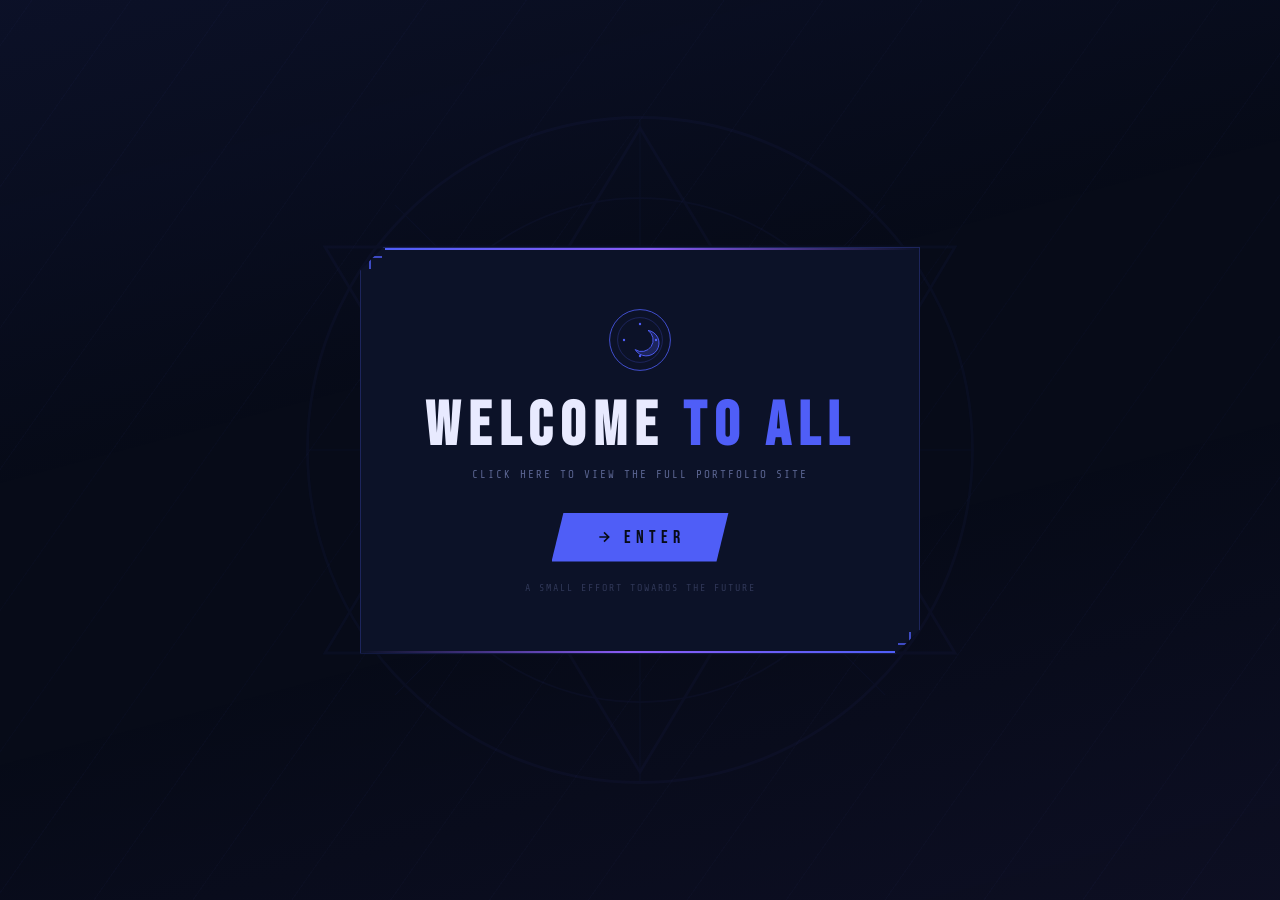
<file: index.html>
<!doctype html>
<html lang="en">
<head>
  <meta charset="utf-8" />
  <meta name="viewport" content="width=device-width,initial-scale=1" />
  <title>Portfolio — Welcome</title>
  <link rel="stylesheet" href="styles.css">
</head>
<body>

<!-- Background sigil watermark -->
<svg style="position:fixed;top:50%;left:50%;transform:translate(-50%,-50%);opacity:0.04;width:700px;height:700px;pointer-events:none;z-index:0" viewBox="0 0 200 200" fill="none">
  <circle cx="100" cy="100" r="95" stroke="#4f5ef7" stroke-width="0.8"/>
  <circle cx="100" cy="100" r="72" stroke="#4f5ef7" stroke-width="0.5"/>
  <circle cx="100" cy="100" r="50" stroke="#8b5cf6" stroke-width="0.5"/>
  <polygon points="100,8 190,158 10,158" stroke="#4f5ef7" stroke-width="0.8" fill="none"/>
  <polygon points="100,192 10,42 190,42" stroke="#4f5ef7" stroke-width="0.8" fill="none"/>
  <circle cx="100" cy="100" r="6" fill="rgba(79,94,247,0.4)" stroke="#4f5ef7" stroke-width="1"/>
  <line x1="100" y1="5" x2="100" y2="195" stroke="#4f5ef7" stroke-width="0.3"/>
  <line x1="5" y1="100" x2="195" y2="100" stroke="#4f5ef7" stroke-width="0.3"/>
  <line x1="30" y1="30" x2="170" y2="170" stroke="#4f5ef7" stroke-width="0.3"/>
  <line x1="170" y1="30" x2="30" y2="170" stroke="#4f5ef7" stroke-width="0.3"/>
</svg>

<div class="welcome-wrap">
  <div class="starter">

    <!-- Moon / Evoker icon -->
    <svg viewBox="0 0 80 80" fill="none" style="width:64px;height:64px;margin:0 auto 24px;display:block">
      <circle cx="40" cy="40" r="38" stroke="#4f5ef7" stroke-width="1"/>
      <circle cx="40" cy="40" r="28" stroke="rgba(79,94,247,0.4)" stroke-width="0.8"/>
      <path d="M50 28a16 16 0 1 1-16 24 12 12 0 1 0 16-24z" fill="rgba(79,94,247,0.25)" stroke="#4f5ef7" stroke-width="1.2"/>
      <!-- small star dots -->
      <circle cx="20" cy="40" r="1.5" fill="#4f5ef7"/>
      <circle cx="60" cy="40" r="1.5" fill="#4f5ef7"/>
      <circle cx="40" cy="20" r="1.5" fill="#4f5ef7"/>
      <circle cx="40" cy="60" r="1.5" fill="#4f5ef7"/>
    </svg>

    <h1>WELCOME <span>TO ALL</span></h1>
    <p>Click here to view the full portfolio site</p>

    <a href="home.html" class="btn-enter">
      <svg viewBox="0 0 24 24" fill="none" style="width:16px;height:16px;stroke:#070b18;stroke-width:2.5"><path d="M5 12h14M12 5l7 7-7 7"/></svg>
      ENTER
    </a>

    <span class="small">A small effort towards the future</span>

    <!-- corner ticks -->
    <svg style="position:absolute;top:8px;left:8px;width:14px;height:14px" viewBox="0 0 14 14" fill="none">
      <path d="M1 13V1h12" stroke="#4f5ef7" stroke-width="1.5"/>
    </svg>
    <svg style="position:absolute;bottom:8px;right:8px;width:14px;height:14px" viewBox="0 0 14 14" fill="none">
      <path d="M13 1v12H1" stroke="#4f5ef7" stroke-width="1.5"/>
    </svg>
  </div>
</div>

</body>
</html>
</file>
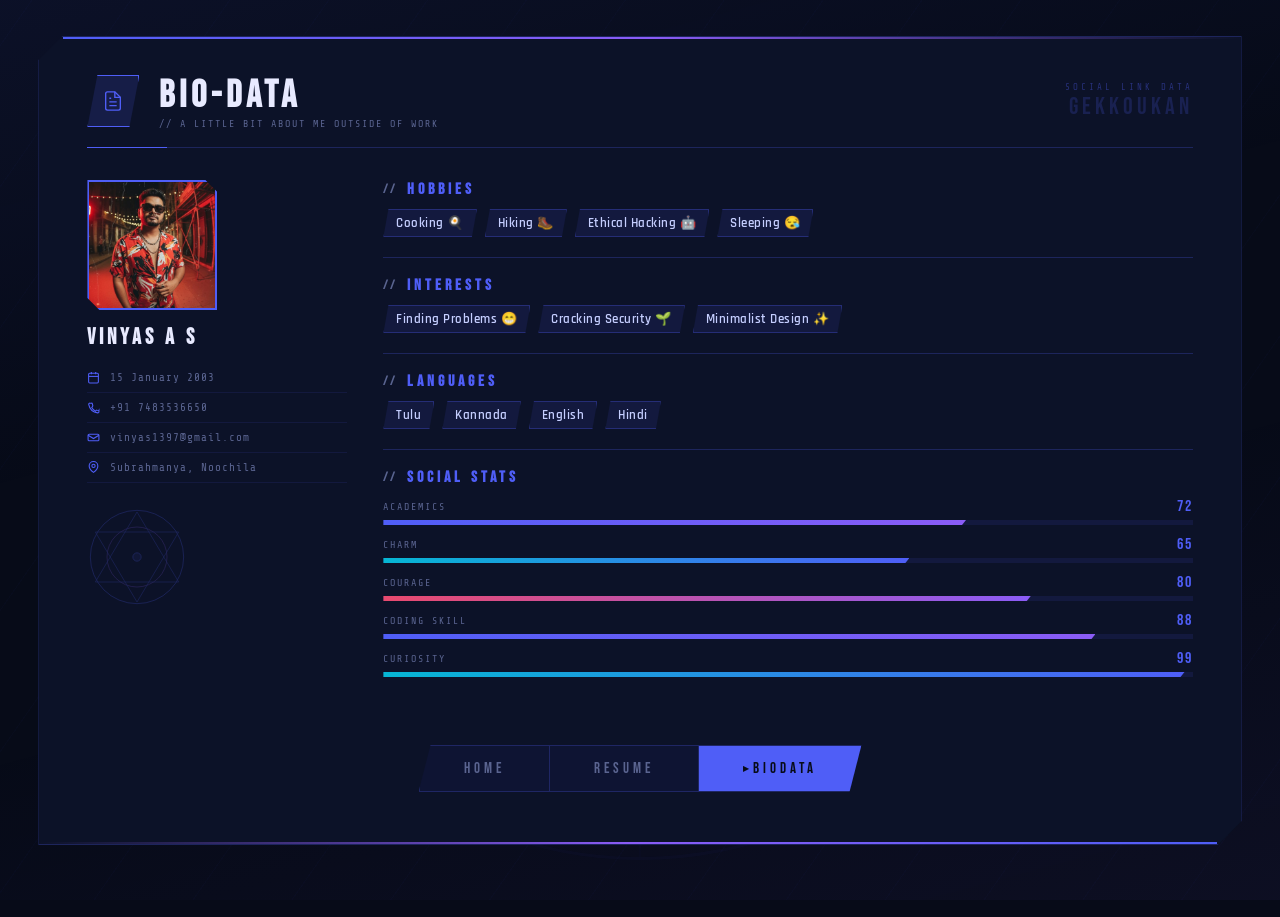
<file: biodata.html>
<!doctype html>
<html lang="en">
<head>
  <meta charset="utf-8" />
  <meta name="viewport" content="width=device-width,initial-scale=1" />
  <title>Portfolio — Bio-Data</title>
  <link rel="stylesheet" href="styles.css">
</head>
<body>

<svg style="position:fixed;top:50%;left:50%;transform:translate(-50%,-50%);opacity:0.028;width:860px;height:860px;pointer-events:none;z-index:0" viewBox="0 0 200 200" fill="none">
  <circle cx="100" cy="100" r="95" stroke="#4f5ef7" stroke-width="0.7"/>
  <polygon points="100,8 190,158 10,158" stroke="#4f5ef7" stroke-width="0.7" fill="none"/>
  <polygon points="100,192 10,42 190,42" stroke="#4f5ef7" stroke-width="0.7" fill="none"/>
  <circle cx="100" cy="100" r="5" fill="rgba(79,94,247,0.3)" stroke="#4f5ef7"/>
  <line x1="100" y1="5" x2="100" y2="195" stroke="#4f5ef7" stroke-width="0.3"/>
  <line x1="5" y1="100" x2="195" y2="100" stroke="#4f5ef7" stroke-width="0.3"/>
</svg>

<div class="page-wrap" style="border-radius:0">
  <div class="page-inner">

    <!-- Bio Header -->
    <header class="bio-header">
      <div class="bio-icon">
        <svg viewBox="0 0 24 24" fill="none" style="width:22px;height:22px;stroke:#4f5ef7;stroke-width:1.5">
          <path d="M14 2H6a2 2 0 0 0-2 2v16a2 2 0 0 0 2 2h12a2 2 0 0 0 2-2V8z"/>
          <polyline points="14 2 14 8 20 8"/>
          <line x1="16" y1="13" x2="8" y2="13"/><line x1="16" y1="17" x2="8" y2="17"/>
          <polyline points="10 9 9 9 8 9"/>
        </svg>
      </div>
      <div class="bio-title">
        <h1>BIO-DATA</h1>
        <p class="sub">// A little bit about me outside of work</p>
      </div>
      <!-- decorative right label -->
      <div style="margin-left:auto;text-align:right">
        <div style="font-family:'Share Tech Mono',monospace;font-size:9px;letter-spacing:3px;color:rgba(79,94,247,0.4)">SOCIAL LINK DATA</div>
        <div style="font-family:'Bebas Neue',sans-serif;font-size:24px;letter-spacing:4px;color:rgba(79,94,247,0.2)">GEKKOUKAN</div>
      </div>
    </header>

    <main class="bio-grid">
      <!-- Left -->
      <div class="bio-left">
        <img src="images/profile.jpg" class="bio-avatar" alt="Vinyas A S"
          onerror="this.style.display='none';document.getElementById('bio-ph').style.display='flex'">
        <div id="bio-ph" class="bio-avatar-placeholder" style="display:none">
          <svg viewBox="0 0 24 24" fill="none" style="width:44px;height:44px;stroke:#4f5ef7;stroke-width:0.8">
            <circle cx="12" cy="8" r="4"/><path d="M20 21a8 8 0 1 0-16 0"/>
          </svg>
        </div>

        <h2 class="bio-name">VINYAS A S</h2>

        <ul class="bio-contact">
          <li>
            <svg viewBox="0 0 24 24" fill="none" style="width:13px;height:13px;stroke:#4f5ef7;stroke-width:2;flex-shrink:0">
              <rect x="3" y="4" width="18" height="18" rx="2"/><line x1="16" y1="2" x2="16" y2="6"/><line x1="8" y1="2" x2="8" y2="6"/><line x1="3" y1="10" x2="21" y2="10"/>
            </svg>
            15 January 2003
          </li>
          <li>
            <svg viewBox="0 0 24 24" fill="none" style="width:13px;height:13px;stroke:#4f5ef7;stroke-width:2;flex-shrink:0">
              <path d="M22 16.92v3a2 2 0 0 1-2.18 2A19.8 19.8 0 0 1 3.1 6.18 2 2 0 0 1 5.1 4h3a2 2 0 0 1 2 1.72l.5 3a2 2 0 0 1-.55 1.86l-1.2 1.2a16 16 0 0 0 6.88 6.88l1.2-1.2a2 2 0 0 1 1.86-.55l3 .5A2 2 0 0 1 22 16.92z"/>
            </svg>
            +91 7483536650
          </li>
          <li>
            <svg viewBox="0 0 24 24" fill="none" style="width:13px;height:13px;stroke:#4f5ef7;stroke-width:2;flex-shrink:0">
              <path d="M4 6h16a2 2 0 0 1 2 2v8a2 2 0 0 1-2 2H4a2 2 0 0 1-2-2V8a2 2 0 0 1 2-2z"/><path d="M22 8l-10 6L2 8"/>
            </svg>
            vinyas1397@gmail.com
          </li>
          <li>
            <svg viewBox="0 0 24 24" fill="none" style="width:13px;height:13px;stroke:#4f5ef7;stroke-width:2;flex-shrink:0">
              <path d="M12 21s8-6.3 8-12a8 8 0 1 0-16 0c0 5.7 8 12 8 12z"/><circle cx="12" cy="9" r="3"/>
            </svg>
            Subrahmanya, Noochila
          </li>
        </ul>

        <!-- mini sigil -->
        <svg viewBox="0 0 120 120" fill="none" style="width:100px;height:100px;margin-top:24px;opacity:0.25">
          <circle cx="60" cy="60" r="56" stroke="#4f5ef7" stroke-width="1"/>
          <circle cx="60" cy="60" r="36" stroke="#8b5cf6" stroke-width="0.8"/>
          <polygon points="60,6 110,90 10,90" stroke="#4f5ef7" stroke-width="0.8" fill="none"/>
          <polygon points="60,114 10,30 110,30" stroke="#4f5ef7" stroke-width="0.8" fill="none"/>
          <circle cx="60" cy="60" r="5" fill="rgba(79,94,247,0.3)" stroke="#4f5ef7" stroke-width="1"/>
        </svg>
      </div>

      <!-- Right -->
      <div class="bio-right">
        <section class="bio-card">
          <h3>HOBBIES</h3>
          <div class="chip-row">
            <span class="chip">Cooking 🍳</span>
            <span class="chip">Hiking 🥾</span>
            <span class="chip">Ethical Hacking 🤖</span>
            <span class="chip">Sleeping 😪</span>
          </div>
        </section>

        <hr class="divider">

        <section class="bio-card">
          <h3>INTERESTS</h3>
          <div class="chip-row">
            <span class="chip">Finding Problems 😁</span>
            <span class="chip">Cracking Security 🌱</span>
            <span class="chip">Minimalist Design ✨</span>
          </div>
        </section>

        <hr class="divider">

        <section class="bio-card">
          <h3>LANGUAGES</h3>
          <div class="chip-row">
            <span class="chip">Tulu</span>
            <span class="chip">Kannada</span>
            <span class="chip">English</span>
            <span class="chip">Hindi</span>
          </div>
        </section>

        <hr class="divider">
        <section class="bio-card">
          <h3>SOCIAL STATS</h3>
          <div class="stat-bars">
            <div class="stat-bar-row">
              <div class="stat-bar-meta">
                <span class="stat-bar-name">ACADEMICS</span>
                <span class="stat-bar-val">72</span>
              </div>
              <div class="stat-track"><div class="stat-fill" style="width:72%"></div></div>
            </div>
            <div class="stat-bar-row">
              <div class="stat-bar-meta">
                <span class="stat-bar-name">CHARM</span>
                <span class="stat-bar-val">65</span>
              </div>
              <div class="stat-track"><div class="stat-fill teal" style="width:65%"></div></div>
            </div>
            <div class="stat-bar-row">
              <div class="stat-bar-meta">
                <span class="stat-bar-name">COURAGE</span>
                <span class="stat-bar-val">80</span>
              </div>
              <div class="stat-track"><div class="stat-fill red" style="width:80%"></div></div>
            </div>
            <div class="stat-bar-row">
              <div class="stat-bar-meta">
                <span class="stat-bar-name">CODING SKILL</span>
                <span class="stat-bar-val">88</span>
              </div>
              <div class="stat-track"><div class="stat-fill" style="width:88%"></div></div>
            </div>
            <div class="stat-bar-row">
              <div class="stat-bar-meta">
                <span class="stat-bar-name">CURIOSITY</span>
                <span class="stat-bar-val">99</span>
              </div>
              <div class="stat-track"><div class="stat-fill teal" style="width:99%"></div></div>
            </div>
          </div>
        </section>

      </div>
    </main>

    <!-- Bottom nav -->
    <nav class="bottom-nav">
      <div class="bottom-pill">
        <a href="home.html" class="nav-btn">HOME</a>
        <a href="resume.html" class="nav-btn">RESUME</a>
        <a href="biodata.html" class="nav-btn active">BIODATA</a>
      </div>
    </nav>

  </div>
</div>

<script src="app.js"></script>
</body>
</html>
</file>
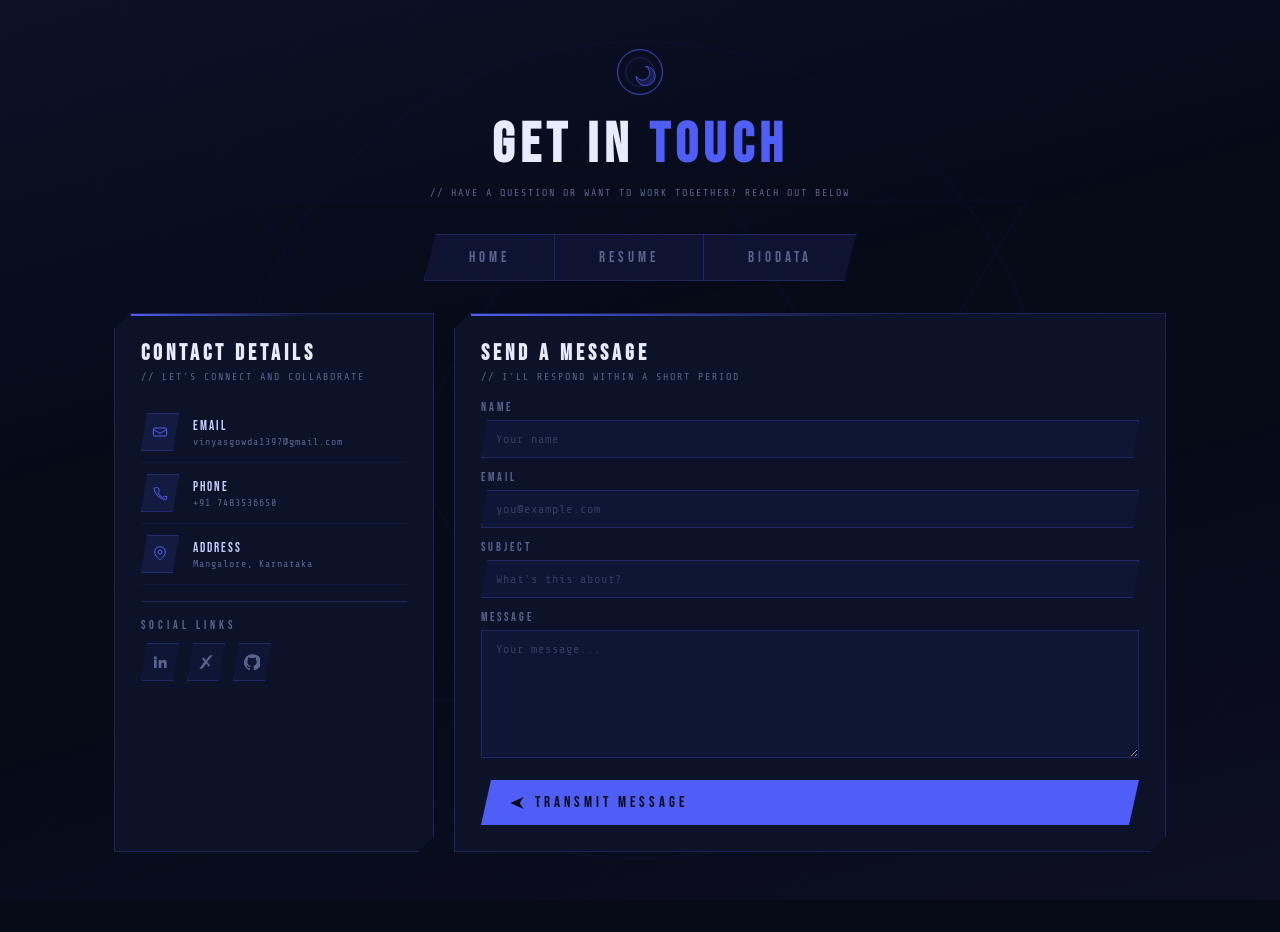
<file: contact.html>
<!doctype html>
<html lang="en">
<head>
  <meta charset="utf-8" />
  <meta name="viewport" content="width=device-width,initial-scale=1" />
  <title>Portfolio — Get In Touch</title>
  <link rel="stylesheet" href="styles.css">
</head>
<body>

<svg style="position:fixed;top:50%;left:50%;transform:translate(-50%,-50%);opacity:0.028;width:860px;height:860px;pointer-events:none;z-index:0" viewBox="0 0 200 200" fill="none">
  <circle cx="100" cy="100" r="95" stroke="#4f5ef7" stroke-width="0.7"/>
  <polygon points="100,8 190,158 10,158" stroke="#4f5ef7" stroke-width="0.7" fill="none"/>
  <polygon points="100,192 10,42 190,42" stroke="#4f5ef7" stroke-width="0.7" fill="none"/>
  <circle cx="100" cy="100" r="5" fill="rgba(79,94,247,0.3)" stroke="#4f5ef7"/>
  <line x1="100" y1="5" x2="100" y2="195" stroke="#4f5ef7" stroke-width="0.3"/>
  <line x1="5" y1="100" x2="195" y2="100" stroke="#4f5ef7" stroke-width="0.3"/>
  <line x1="30" y1="30" x2="170" y2="170" stroke="#4f5ef7" stroke-width="0.3"/>
  <line x1="170" y1="30" x2="30" y2="170" stroke="#4f5ef7" stroke-width="0.3"/>
</svg>

<div class="contact-page-wrap">

  <header class="contact-page-head">
    <!-- evoker icon -->
    <svg viewBox="0 0 60 60" fill="none" style="width:48px;height:48px;margin:0 auto 16px;display:block">
      <circle cx="30" cy="30" r="28" stroke="#4f5ef7" stroke-width="1"/>
      <circle cx="30" cy="30" r="18" stroke="rgba(79,94,247,0.4)" stroke-width="0.8"/>
      <path d="M37 23a12 12 0 1 1-12 12 9 9 0 1 0 12-12z" fill="rgba(79,94,247,0.2)" stroke="#4f5ef7" stroke-width="1"/>
    </svg>
    <h1>GET IN <span>TOUCH</span></h1>
    <p>// Have a question or want to work together? Reach out below</p>
  </header>

  <!-- nav -->
  <nav style="display:flex;justify-content:center;margin-bottom:32px">
    <div class="bottom-pill">
      <a href="home.html" class="nav-btn">HOME</a>
      <a href="resume.html" class="nav-btn">RESUME</a>
      <a href="biodata.html" class="nav-btn">BIODATA</a>
    </div>
  </nav>

  <section class="contact-panel">

    <!-- Left: Details -->
    <aside class="c-card">
      <h3>CONTACT DETAILS</h3>
      <p class="lead">// Let's connect and collaborate</p>

      <div class="c-row">
        <div class="c-ico">
          <svg viewBox="0 0 24 24" fill="none" stroke-width="1.5">
            <path d="M4 6h16a2 2 0 0 1 2 2v8a2 2 0 0 1-2 2H4a2 2 0 0 1-2-2V8a2 2 0 0 1 2-2z" stroke="#4f5ef7"/>
            <path d="M22 8l-10 6L2 8" stroke="#4f5ef7"/>
          </svg>
        </div>
        <div class="c-meta">
          <span class="label">EMAIL</span>
          <span class="value">vinyasgowda1397@gmail.com</span>
        </div>
      </div>

      <div class="c-row">
        <div class="c-ico">
          <svg viewBox="0 0 24 24" fill="none" stroke-width="1.5">
            <path d="M22 16.92v3a2 2 0 0 1-2.18 2A19.8 19.8 0 0 1 3.1 6.18 2 2 0 0 1 5.1 4h3a2 2 0 0 1 2 1.72l.5 3a2 2 0 0 1-.55 1.86l-1.2 1.2a16 16 0 0 0 6.88 6.88l1.2-1.2a2 2 0 0 1 1.86-.55l3 .5A2 2 0 0 1 22 16.92z" stroke="#4f5ef7"/>
          </svg>
        </div>
        <div class="c-meta">
          <span class="label">PHONE</span>
          <span class="value">+91 7483536650</span>
        </div>
      </div>

      <div class="c-row">
        <div class="c-ico">
          <svg viewBox="0 0 24 24" fill="none" stroke-width="1.5">
            <path d="M12 21s8-6.3 8-12a8 8 0 1 0-16 0c0 5.7 8 12 8 12z" stroke="#4f5ef7"/>
            <circle cx="12" cy="9" r="3" stroke="#4f5ef7"/>
          </svg>
        </div>
        <div class="c-meta">
          <span class="label">ADDRESS</span>
          <span class="value">Mangalore, Karnataka</span>
        </div>
      </div>

      <div class="c-hr"></div>

      <div style="font-family:'Bebas Neue',sans-serif;font-size:12px;letter-spacing:4px;color:var(--muted);margin-bottom:10px">SOCIAL LINKS</div>
      <div class="s-list">
        <a class="s-btn" href="https://www.linkedin.com/in/vini1397" target="_blank" aria-label="LinkedIn">
          <svg viewBox="0 0 24 24"><path d="M4.98 3.5A2.5 2.5 0 1 0 5 8.5 2.5 2.5 0 0 0 4.98 3.5zM3 9h4v12H3zM10 9h4v2h.06A4.39 4.39 0 0 1 18.5 9c3.2 0 3.5 2.1 3.5 4.8V21h-4v-5.4c0-1.3 0-3-1.8-3s-2.1 1.4-2.1 2.9V21H10z"/></svg>
        </a>
        <a class="s-btn" href="https://twitter.com" target="_blank" aria-label="Twitter/X">
          <svg viewBox="0 0 24 24"><path d="M18 2l-6.2 7.4L8 5l-2 2 3.8 4.4L2 22h4.2l6.4-7.8L16 19l2-2-4.4-5L22 2h-4z"/></svg>
        </a>
        <a class="s-btn" href="https://github.com/vin1397" target="_blank" aria-label="GitHub">
          <svg viewBox="0 0 24 24"><path d="M12 .5a12 12 0 0 0-3.8 23.4c.6.1.8-.3.8-.6v-2.2c-3.3.7-4-1.6-4-1.6-.6-1.6-1.4-2-1.4-2-1.2-.8.1-.8.1-.8 1.3.1 1.9 1.3 1.9 1.3 1.2 1.9 3.1 1.4 3.9 1.1.1-.9.5-1.4.8-1.7-2.6-.3-5.3-1.3-5.3-5.9 0-1.3.5-2.3 1.2-3.2-.1-.3-.5-1.6.1-3.3 0 0 1-.3 3.3 1.2a11.4 11.4 0 0 1 6 0C16.8 5 17.8 5.3 17.8 5.3c.6 1.7.1 3 .1 3.3.8.9 1.2 2 1.2 3.2 0 4.6-2.7 5.6-5.3 5.9.5.4.9 1.2.9 2.4v3.6c0 .3.2.7.8.6A12 12 0 0 0 12 .5z"/></svg>
        </a>
      </div>
    </aside>

    <!-- Right: Form -->
    <div class="c-card c-form">
      <h3>SEND A MESSAGE</h3>
      <p class="lead">// I'll respond within a short period</p>

      <form class="c-grid" id="contact-form" novalidate>
        <label>
          <span class="field-label">NAME</span>
          <input class="c-input" id="name" name="name" type="text" placeholder="Your name" required>
        </label>
        <label>
          <span class="field-label">EMAIL</span>
          <input class="c-input" id="email" name="email" type="email" placeholder="you@example.com" required>
        </label>
        <label>
          <span class="field-label">SUBJECT</span>
          <input class="c-input" id="subject" name="subject" type="text" placeholder="What's this about?" required>
        </label>
        <label>
          <span class="field-label">MESSAGE</span>
          <textarea class="c-textarea" id="message" name="message" placeholder="Your message..." required></textarea>
        </label>
        <button class="c-btn" id="send-btn" type="submit">
          <svg viewBox="0 0 24 24"><path d="M2 12l20-9-6 9 6 9-20-9z"/></svg>
          <span id="btn-text">TRANSMIT MESSAGE</span>
        </button>
      </form>
    </div>

  </section>
</div>

<!-- Toast container -->
<div class="toast-wrap" id="toast-wrap" aria-live="polite"></div>

<script>
(function(){
  const form = document.getElementById('contact-form');
  const toastWrap = document.getElementById('toast-wrap');
  const sendBtn = document.getElementById('send-btn');
  const btnText = document.getElementById('btn-text');
  function createToast(text){
    const t = document.createElement('div');
    t.className = 'toast';
    t.innerHTML = '<svg viewBox="0 0 24 24" style="width:14px;height:14px;stroke:#070b18;stroke-width:2.5;fill:none;flex-shrink:0"><polyline points="20 6 9 17 4 12"/></svg>' + text;
    toastWrap.appendChild(t);
    setTimeout(()=>{ t.style.transition='opacity .25s,transform .25s'; t.style.opacity='0'; t.style.transform='translateY(12px)'; setTimeout(()=>t.remove(),280); },3200);
  }
  form.addEventListener('submit', function(e){
    e.preventDefault();
    btnText.textContent = 'TRANSMITTING...';
    sendBtn.disabled = true;
    setTimeout(()=>{ form.reset(); createToast('MESSAGE TRANSMITTED'); btnText.textContent='TRANSMIT MESSAGE'; sendBtn.disabled=false; }, 600);
  });
})();
</script>
</body>
</html>
</file>
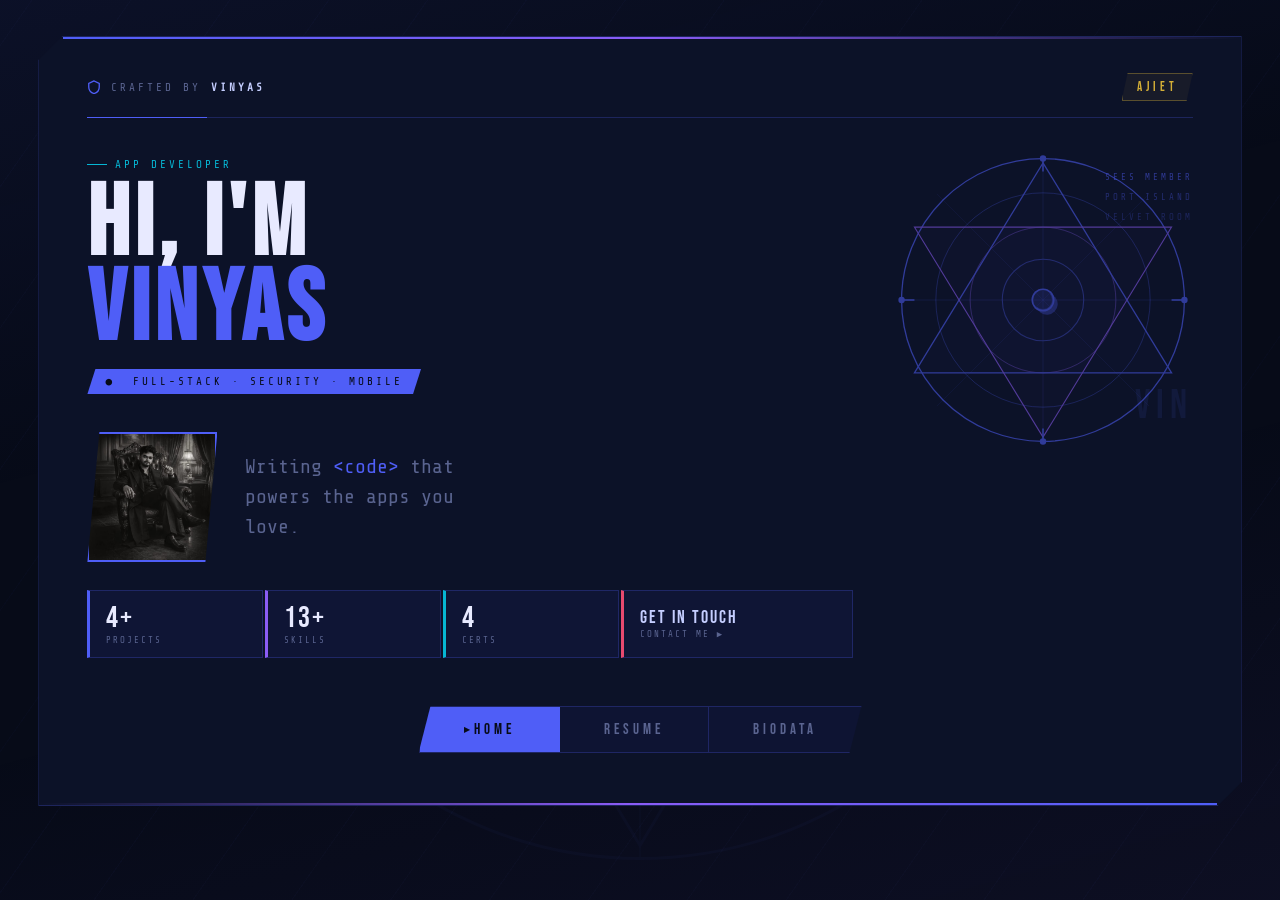
<file: home.html>
<!doctype html>
<html lang="en">
<head>
  <meta charset="utf-8" />
  <meta name="viewport" content="width=device-width,initial-scale=1" />
  <title>Portfolio — Home</title>
  <link rel="stylesheet" href="styles.css">
</head>
<body>

<!-- Diagonal slash bg sigil -->
<svg style="position:fixed;top:50%;left:50%;transform:translate(-50%,-50%);opacity:0.032;width:860px;height:860px;pointer-events:none;z-index:0" viewBox="0 0 200 200" fill="none">
  <circle cx="100" cy="100" r="95" stroke="#4f5ef7" stroke-width="0.7"/>
  <circle cx="100" cy="100" r="70" stroke="#4f5ef7" stroke-width="0.5"/>
  <polygon points="100,8 190,158 10,158" stroke="#4f5ef7" stroke-width="0.7" fill="none"/>
  <polygon points="100,192 10,42 190,42" stroke="#4f5ef7" stroke-width="0.7" fill="none"/>
  <circle cx="100" cy="100" r="5" fill="rgba(79,94,247,0.35)" stroke="#4f5ef7" stroke-width="1"/>
  <line x1="100" y1="5" x2="100" y2="195" stroke="#4f5ef7" stroke-width="0.3"/>
  <line x1="5" y1="100" x2="195" y2="100" stroke="#4f5ef7" stroke-width="0.3"/>
  <line x1="30" y1="30" x2="170" y2="170" stroke="#4f5ef7" stroke-width="0.3"/>
  <line x1="170" y1="30" x2="30" y2="170" stroke="#4f5ef7" stroke-width="0.3"/>
</svg>

<div class="page-wrap">
  <div class="page-inner">

    <!-- Header -->
    <header class="top-row">
      <div class="crafted">
        <svg viewBox="0 0 16 16" fill="none" style="width:14px;height:14px;stroke:#4f5ef7;stroke-width:1.5">
          <path d="M8 1L2 4v4c0 3.5 2.5 6.5 6 7.5C12 14.5 14 11.5 14 8V4L8 1z"/>
        </svg>
        CRAFTED BY <strong>VINYAS</strong>
      </div>
      <div class="ajiet-btn">AJIET</div>
    </header>

    <!-- Hero -->
    <main class="hero-grid">
      <div class="hero-left">
        <div class="role-tag">APP DEVELOPER</div>
        <h2 class="greeting">HI, I'M<br><span class="name">VINYAS</span></h2>

        <div class="role-pill">&#9679;&nbsp; FULL-STACK · SECURITY · MOBILE</div>

        <div class="hero-row">
          <!-- Avatar -->
          <img src="images/HProfile.jpeg" alt="Vinyas" class="hero-avatar"
            onerror="this.style.display='none';document.getElementById('avatar-ph').style.display='flex'">
          <div id="avatar-ph" class="avatar-placeholder" style="display:none">
            <svg viewBox="0 0 24 24" fill="none" style="width:52px;height:52px;stroke:#4f5ef7;stroke-width:0.8">
              <circle cx="12" cy="8" r="4"/><path d="M20 21a8 8 0 1 0-16 0"/>
            </svg>
          </div>

          <div class="mono-wrap">
            <p class="monotext">
              Writing <span class="code">&lt;code&gt;</span> that<br>
              powers the apps you<br>
              love.
            </p>
          </div>
        </div>

        <!-- Stat counters -->
        <div class="stat-row">
          <div class="stat-box">
            <div class="stat-num">4+</div>
            <div class="stat-label">PROJECTS</div>
          </div>
          <div class="stat-box">
            <div class="stat-num">13+</div>
            <div class="stat-label">SKILLS</div>
          </div>
          <div class="stat-box">
            <div class="stat-num">4</div>
            <div class="stat-label">CERTS</div>
          </div>
          <div class="stat-box" style="border-left-color:var(--red);flex:1.4">
            <a href="contact.html" style="text-decoration:none;display:flex;align-items:center;gap:8px;height:100%">
              <div>
                <div class="stat-num" style="font-size:18px;color:var(--moon)">GET IN TOUCH</div>
                <div class="stat-label">CONTACT ME ▶</div>
              </div>
            </a>
          </div>
        </div>
      </div>

      <!-- Right decorative panel — P3R SEES evoker sigil -->
      <aside class="hero-right" aria-hidden="true">
        <svg viewBox="0 0 280 280" fill="none" style="width:100%;height:100%;opacity:0.55">
          <!-- outer ring -->
          <circle cx="140" cy="140" r="132" stroke="#4f5ef7" stroke-width="1.2"/>
          <!-- inner rings -->
          <circle cx="140" cy="140" r="100" stroke="rgba(79,94,247,0.5)" stroke-width="0.8"/>
          <circle cx="140" cy="140" r="68" stroke="rgba(139,92,246,0.6)" stroke-width="0.8"/>
          <circle cx="140" cy="140" r="38" stroke="rgba(79,94,247,0.6)" stroke-width="1"/>
          <!-- Star of David / P3 triangles -->
          <polygon points="140,12 260,208 20,208" stroke="#4f5ef7" stroke-width="1.2" fill="rgba(79,94,247,0.04)"/>
          <polygon points="140,268 20,72 260,72" stroke="#8b5cf6" stroke-width="1" fill="rgba(139,92,246,0.04)"/>
          <!-- Axis lines -->
          <line x1="140" y1="8" x2="140" y2="272" stroke="rgba(79,94,247,0.35)" stroke-width="0.6"/>
          <line x1="8" y1="140" x2="272" y2="140" stroke="rgba(79,94,247,0.35)" stroke-width="0.6"/>
          <line x1="41" y1="41" x2="239" y2="239" stroke="rgba(79,94,247,0.25)" stroke-width="0.5"/>
          <line x1="239" y1="41" x2="41" y2="239" stroke="rgba(79,94,247,0.25)" stroke-width="0.5"/>
          <!-- Center moon -->
          <circle cx="140" cy="140" r="10" fill="rgba(79,94,247,0.2)" stroke="#4f5ef7" stroke-width="1.5"/>
          <path d="M146 134a10 10 0 1 1-12 12 7 7 0 1 0 12-12z" fill="rgba(79,94,247,0.5)"/>
          <!-- corner dots -->
          <circle cx="140" cy="8"   r="3" fill="#4f5ef7"/>
          <circle cx="140" cy="272" r="3" fill="#4f5ef7"/>
          <circle cx="8"   cy="140" r="3" fill="#4f5ef7"/>
          <circle cx="272" cy="140" r="3" fill="#4f5ef7"/>
          <!-- tick marks on outer ring every 30deg -->
          <line x1="140" y1="10" x2="140" y2="20" stroke="#4f5ef7" stroke-width="1.5"/>
          <line x1="140" y1="260" x2="140" y2="270" stroke="#4f5ef7" stroke-width="1.5"/>
          <line x1="10" y1="140" x2="20" y2="140" stroke="#4f5ef7" stroke-width="1.5"/>
          <line x1="260" y1="140" x2="270" y2="140" stroke="#4f5ef7" stroke-width="1.5"/>
        </svg>

        <!-- Floating P3 text labels -->
        <div style="position:absolute;top:18px;right:0;text-align:right;line-height:2.2">
          <div style="font-family:'Share Tech Mono',monospace;font-size:9px;letter-spacing:3px;color:rgba(79,94,247,0.5)">SEES MEMBER</div>
          <div style="font-family:'Share Tech Mono',monospace;font-size:9px;letter-spacing:3px;color:rgba(79,94,247,0.35)">PORT ISLAND</div>
          <div style="font-family:'Share Tech Mono',monospace;font-size:9px;letter-spacing:3px;color:rgba(79,94,247,0.25)">VELVET ROOM</div>
        </div>
        <div style="position:absolute;bottom:24px;right:0;font-family:'Bebas Neue',sans-serif;font-size:40px;letter-spacing:6px;color:rgba(79,94,247,0.1);line-height:1">VIN</div>
      </aside>
    </main>

    <!-- Bottom nav -->
    <nav class="bottom-nav">
      <div class="bottom-pill">
        <a href="home.html" class="nav-btn active">HOME</a>
        <a href="resume.html" class="nav-btn">RESUME</a>
        <a href="biodata.html" class="nav-btn">BIODATA</a>
      </div>
    </nav>

  </div>
</div>

<script src="app.js"></script>
</body>
</html>
</file>
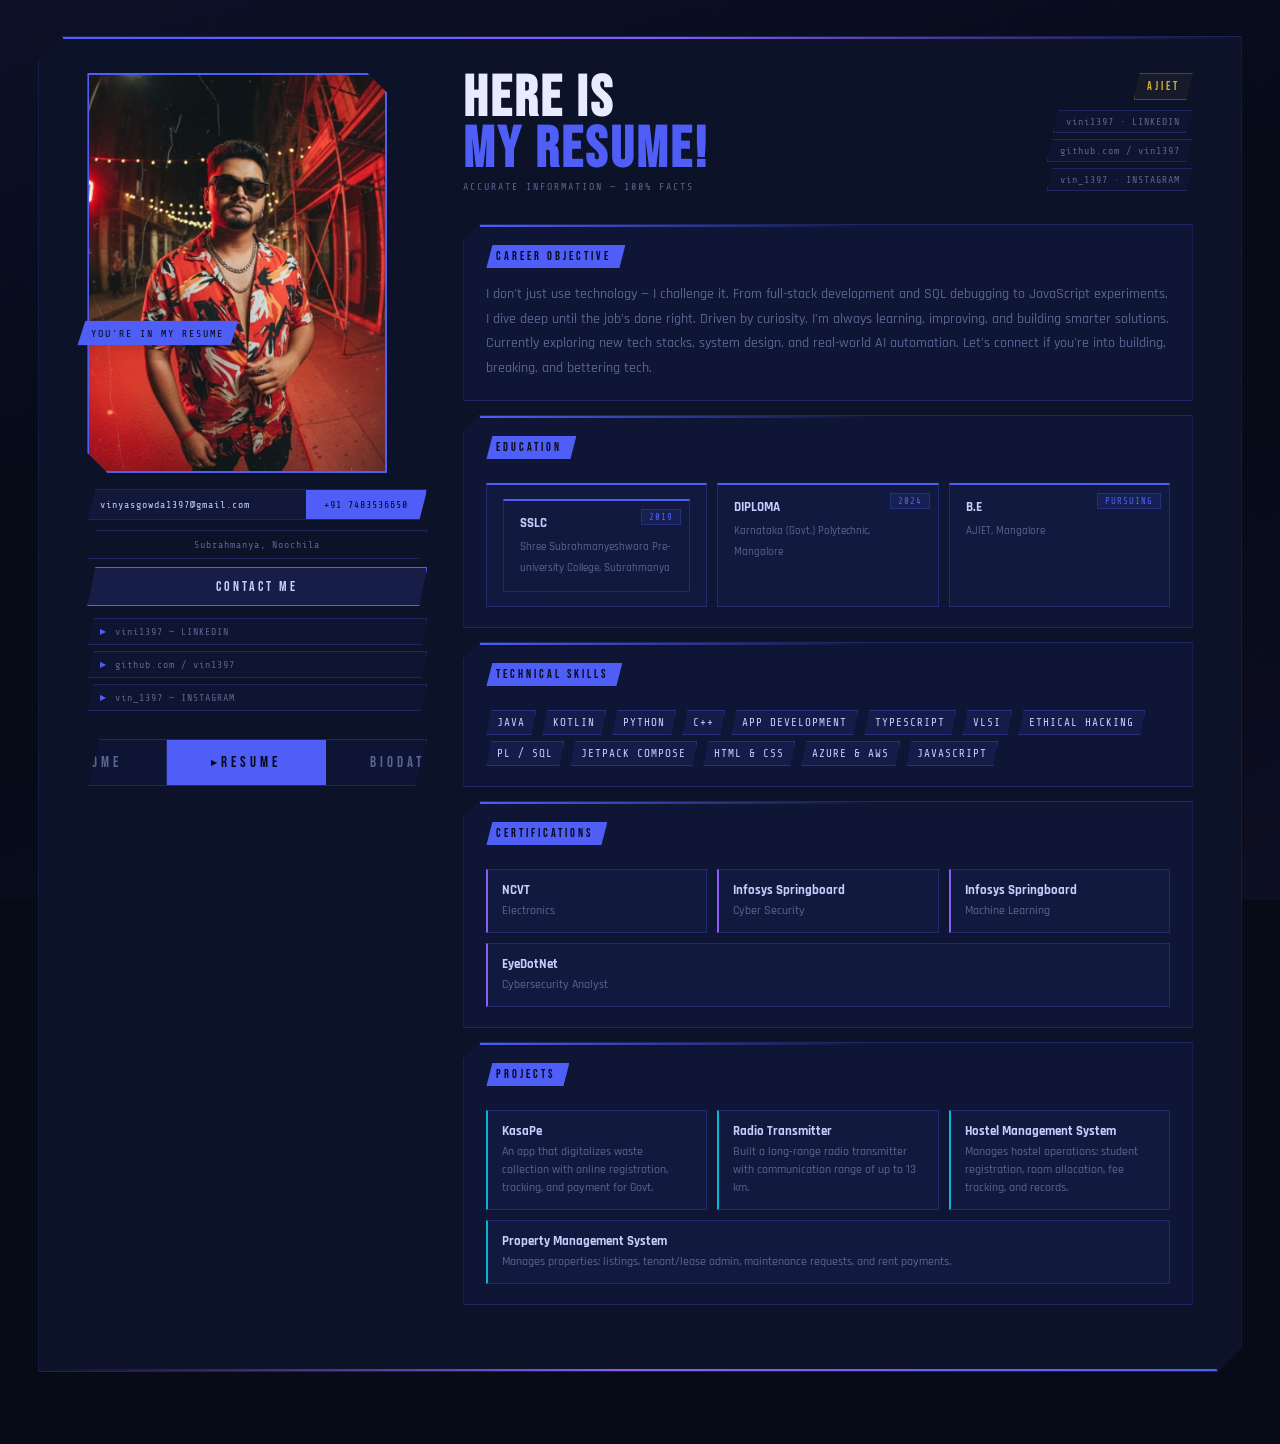
<file: resume.html>
<!doctype html>
<html lang="en">
<head>
  <meta charset="utf-8" />
  <meta name="viewport" content="width=device-width,initial-scale=1" />
  <title>Portfolio — Resume</title>
  <link rel="stylesheet" href="styles.css">
</head>
<body>

<svg style="position:fixed;top:50%;left:50%;transform:translate(-50%,-50%);opacity:0.028;width:860px;height:860px;pointer-events:none;z-index:0" viewBox="0 0 200 200" fill="none">
  <circle cx="100" cy="100" r="95" stroke="#4f5ef7" stroke-width="0.7"/>
  <polygon points="100,8 190,158 10,158" stroke="#4f5ef7" stroke-width="0.7" fill="none"/>
  <polygon points="100,192 10,42 190,42" stroke="#4f5ef7" stroke-width="0.7" fill="none"/>
  <line x1="100" y1="5" x2="100" y2="195" stroke="#4f5ef7" stroke-width="0.3"/>
  <line x1="5" y1="100" x2="195" y2="100" stroke="#4f5ef7" stroke-width="0.3"/>
</svg>

<div class="page-wrap">
  <div class="page-inner">
    <div class="resume-grid">

      <!-- ══════════ LEFT COLUMN ══════════ -->
      <div>
        <div class="portrait-wrap">
          <img src="images/profile.jpg" alt="Vinyas A S" class="portrait"
            onerror="this.style.display='none';document.getElementById('port-ph').style.display='flex'">
          <div id="port-ph" class="portrait-placeholder" style="display:none">
            <svg viewBox="0 0 24 24" fill="none" style="width:64px;height:64px;stroke:#4f5ef7;stroke-width:0.7">
              <circle cx="12" cy="8" r="4"/><path d="M20 21a8 8 0 1 0-16 0"/>
            </svg>
          </div>
          <div class="speech-bubble">YOU'RE IN MY RESUME</div>
        </div>

        <div class="contact-bar">
          <a href="mailto:vinyasgowda1397@gmail.com" class="email">vinyasgowda1397@gmail.com</a>
          <a href="tel:+917483536650" class="phone">+91 7483536650</a>
        </div>

        <div class="address-contact">
          <div class="address">Subrahmanya, Noochila</div>
          <a href="contact.html" class="contact-btn">CONTACT ME</a>
        </div>

        <div class="social-link-row">
          <a href="https://www.linkedin.com/in/vini1397" target="_blank" class="social-link">vini1397 — LINKEDIN</a>
          <a href="https://github.com/vin1397" target="_blank" class="social-link">github.com / vin1397</a>
          <a href="https://instagram.com" target="_blank" class="social-link">vin_1397 — INSTAGRAM</a>
        </div>

        <!-- Nav in left col -->
        <nav class="bottom-nav" style="margin-top:28px;justify-content:flex-start">
          <div class="bottom-pill" style="width:100%;justify-content:center">
            <a href="home.html" class="nav-btn">HOME</a>
            <a href="resume.html" class="nav-btn active">RESUME</a>
            <a href="biodata.html" class="nav-btn">BIODATA</a>
          </div>
        </nav>
      </div>

      <!-- ══════════ RIGHT COLUMN ══════════ -->
      <div>
        <div class="title-row">
          <div>
            <h1 class="big-title">HERE IS<br><strong>MY RESUME!</strong></h1>
            <div class="subtitle">Accurate information — 100% facts</div>
          </div>
          <div style="display:flex;flex-direction:column;gap:10px;align-items:flex-end">
            <div class="ajiet-pill">AJIET</div>
            <div class="social-stack">
              <div class="social-pill">vini1397 · LINKEDIN</div>
              <div class="social-pill">github.com / vin1397</div>
              <div class="social-pill">vin_1397 · INSTAGRAM</div>
            </div>
          </div>
        </div>

        <!-- Career Objective -->
        <div class="p3-card">
          <div class="pill">CAREER OBJECTIVE</div>
          <p>I don't just use technology — I challenge it. From full-stack development and SQL debugging to JavaScript experiments, I dive deep until the job's done right. Driven by curiosity, I'm always learning, improving, and building smarter solutions. Currently exploring new tech stacks, system design, and real-world AI automation. Let's connect if you're into building, breaking, and bettering tech.</p>
        </div>

        <!-- Education -->
        <div class="p3-card">
          <div class="pill">EDUCATION</div>
          <div class="edu-row">
            <div class="edu-box">
              <div class="edu-box">
                <strong>SSLC</strong>
                <small>Shree Subrahmanyeshwara Pre-university College, Subrahmanya</small>
                <div class="year">2019</div>
              </div>
            </div>
            <div class="edu-box">
              <strong>DIPLOMA</strong>
              <small>Karnataka (Govt.) Polytechnic, Mangalore</small>
              <div class="year">2024</div>
            </div>
            <div class="edu-box">
              <strong>B.E</strong>
              <small>AJIET, Mangalore</small>
              <div class="year">PURSUING</div>
            </div>
          </div>
        </div>

        <!-- Technical Skills -->
        <div class="p3-card">
          <div class="pill">TECHNICAL SKILLS</div>
          <div class="skill-list">
            <div class="skill">JAVA</div>
            <div class="skill">KOTLIN</div>
            <div class="skill">PYTHON</div>
            <div class="skill">C++</div>
            <div class="skill">APP DEVELOPMENT</div>
            <div class="skill">TYPESCRIPT</div>
            <div class="skill">VLSI</div>
            <div class="skill">ETHICAL HACKING</div>
            <div class="skill">PL / SQL</div>
            <div class="skill">JETPACK COMPOSE</div>
            <div class="skill">HTML &amp; CSS</div>
            <div class="skill">AZURE &amp; AWS</div>
            <div class="skill">JAVASCRIPT</div>
          </div>
        </div>

        <!-- Certifications -->
        <div class="p3-card">
          <div class="pill">CERTIFICATIONS</div>
          <div class="cert-grid">
            <div class="cert">
              <strong>NCVT</strong>
              <div>Electronics</div>
            </div>
            <div class="cert">
              <strong>Infosys Springboard</strong>
              <div>Cyber Security</div>
            </div>
            <div class="cert">
              <strong>Infosys Springboard</strong>
              <div>Machine Learning</div>
            </div>
            <div class="cert">
              <strong>EyeDotNet</strong>
              <div>Cybersecurity Analyst</div>
            </div>
          </div>
        </div>

        <!-- Projects -->
        <div class="p3-card">
          <div class="pill">PROJECTS</div>
          <div class="cert-grid">
            <div class="cert" style="border-left-color:var(--teal)">
              <strong>KasaPe</strong>
              <div>An app that digitalizes waste collection with online registration, tracking, and payment for Govt.</div>
            </div>
            <div class="cert" style="border-left-color:var(--teal)">
              <strong>Radio Transmitter</strong>
              <div>Built a long-range radio transmitter with communication range of up to 13 km.</div>
            </div>
            <div class="cert" style="border-left-color:var(--teal)">
              <strong>Hostel Management System</strong>
              <div>Manages hostel operations: student registration, room allocation, fee tracking, and records.</div>
            </div>
            <div class="cert" style="border-left-color:var(--teal)">
              <strong>Property Management System</strong>
              <div>Manages properties: listings, tenant/lease admin, maintenance requests, and rent payments.</div>
            </div>
          </div>
        </div>

      </div>
    </div>
  </div>
</div>

<script src="app.js"></script>
</body>
</html>
</file>
<file: styles.css>
@import url("https://fonts.googleapis.com/css2?family=Bebas+Neue&family=Rajdhani:wght@400;500;600;700&family=Share+Tech+Mono&display=swap");

:root {
    --ink: #070b18;
    --navy: #0c1228;
    --panel: #0f1535;
    --card: #111a3e;
    --accent: #4f5ef7;
    --violet: #8b5cf6;
    --teal: #06b6d4;
    --white: #e8eaff;
    --moon: #c5ceff;
    --muted: #5a6490;
    --border: rgba(79, 94, 247, 0.25);
    --gold: #d4af37;
    --red: #e84a6f;
}

*,
*::before,
*::after {
    box-sizing: border-box;
    margin: 0;
    padding: 0;
}

html,
body {
    min-height: 100%;
    background: var(--ink);
    color: var(--white);
    font-family: "Rajdhani", sans-serif;
    font-weight: 500;
    overflow-x: hidden;
}

body::before {
    content: "";
    position: fixed;
    inset: 0;
    z-index: 0;
    pointer-events: none;
    background: linear-gradient(165deg, rgba(79, 94, 247, 0.07) 0%, transparent 40%),
        linear-gradient(345deg, rgba(139, 92, 246, 0.05) 0%, transparent 40%);
}

/* Diagonal slash lines — P3R signature grid */
body::after {
    content: "";
    position: fixed;
    inset: 0;
    z-index: 0;
    pointer-events: none;
    background-image: repeating-linear-gradient(
        -55deg,
        transparent,
        transparent 80px,
        rgba(79, 94, 247, 0.022) 80px,
        rgba(79, 94, 247, 0.022) 81px
    );
}

/* ═══ PAGE WRAP — clipped top-left corner ═══ */
.page-wrap {
    position: relative;
    z-index: 1;
    width: 94%;
    max-width: 1320px;
    margin: 36px auto 72px;
    background: var(--navy);
    border: 1px solid var(--border);
    clip-path: polygon(24px 0%, 100% 0%, 100% calc(100% - 24px), calc(100% - 24px) 100%, 0% 100%, 0% 24px);
}
.page-wrap::before {
    content: "";
    position: absolute;
    top: 0;
    left: 24px;
    right: 0;
    height: 2px;
    background: linear-gradient(90deg, var(--accent), var(--violet), transparent);
}
.page-wrap::after {
    content: "";
    position: absolute;
    bottom: 0;
    left: 0;
    right: 24px;
    height: 2px;
    background: linear-gradient(270deg, var(--accent), var(--violet), transparent);
}

.page-inner {
    padding: 36px 48px 52px;
}

/* ═══ TOP ROW ═══ */
.top-row {
    display: flex;
    justify-content: space-between;
    align-items: center;
    margin-bottom: 32px;
    padding-bottom: 16px;
    border-bottom: 1px solid var(--border);
    position: relative;
}
.top-row::after {
    content: "";
    position: absolute;
    bottom: -1px;
    left: 0;
    width: 120px;
    height: 1px;
    background: var(--accent);
}
.crafted {
    font-family: "Share Tech Mono", monospace;
    font-size: 11px;
    letter-spacing: 3px;
    color: var(--muted);
    text-transform: uppercase;
    display: flex;
    align-items: center;
    gap: 10px;
}
.crafted strong {
    color: var(--moon);
}
.crafted-icon {
    width: 22px;
    height: 22px;
    border-radius: 50%;
    border: 1px solid var(--border);
    filter: hue-rotate(220deg) saturate(1.5);
}
.ajiet-btn {
    font-family: "Bebas Neue", sans-serif;
    font-size: 13px;
    letter-spacing: 4px;
    color: var(--gold);
    border: 1px solid rgba(212, 175, 55, 0.35);
    padding: 5px 14px;
    clip-path: polygon(6px 0%, 100% 0%, calc(100% - 6px) 100%, 0% 100%);
    background: rgba(212, 175, 55, 0.06);
}

/* ═══ BOTTOM NAV — P3R command menu ═══ */
.bottom-nav {
    display: flex;
    justify-content: center;
    margin-top: 48px;
}
.bottom-pill {
    display: flex;
    align-items: stretch;
    background: rgba(15, 21, 53, 0.9);
    border: 1px solid var(--border);
    clip-path: polygon(12px 0%, 100% 0%, calc(100% - 12px) 100%, 0% 100%);
    overflow: hidden;
}
.bottom-pill .nav-btn {
    display: inline-flex;
    align-items: center;
    justify-content: center;
    text-decoration: none;
    font-family: "Bebas Neue", sans-serif;
    font-size: 15px;
    letter-spacing: 4px;
    color: var(--muted);
    padding: 13px 44px;
    border-right: 1px solid var(--border);
    transition:
        color 0.15s,
        background 0.15s;
}
.bottom-pill .nav-btn:last-child {
    border-right: none;
}
.bottom-pill .nav-btn:hover {
    color: var(--moon);
    background: rgba(79, 94, 247, 0.08);
}
.bottom-pill .nav-btn.active {
    color: var(--ink);
    background: var(--accent);
}
.bottom-pill .nav-btn.active::before {
    content: "▶ ";
    font-size: 8px;
}

/* ═══ HOME HERO ═══ */
.hero-grid {
    display: grid;
    grid-template-columns: 1fr 300px;
    gap: 40px;
    align-items: start;
}
.role-tag {
    display: inline-flex;
    align-items: center;
    gap: 8px;
    font-family: "Share Tech Mono", monospace;
    font-size: 11px;
    letter-spacing: 3px;
    color: var(--teal);
    margin-bottom: 12px;
    text-transform: uppercase;
}
.role-tag::before {
    content: "";
    width: 20px;
    height: 1px;
    background: var(--teal);
}

.greeting {
    font-family: "Bebas Neue", sans-serif;
    font-size: 100px;
    line-height: 0.85;
    letter-spacing: 5px;
    color: var(--white);
    margin-bottom: 16px;
}
.greeting .name {
    display: block;
    color: var(--accent);
}

.role-pill {
    display: inline-block;
    font-family: "Share Tech Mono", monospace;
    font-size: 11px;
    letter-spacing: 3px;
    color: var(--ink);
    background: var(--accent);
    padding: 6px 18px;
    clip-path: polygon(8px 0%, 100% 0%, calc(100% - 8px) 100%, 0% 100%);
    margin-bottom: 28px;
}

.hero-row {
    display: flex;
    align-items: center;
    gap: 28px;
    margin-top: 10px;
}
.hero-avatar {
    width: 130px;
    height: 130px;
    object-fit: cover;
    clip-path: polygon(12px 0%, 100% 0%, calc(100% - 12px) 100%, 0% 100%);
    border: 2px solid var(--accent);
}
.avatar-placeholder {
    width: 130px;
    height: 130px;
    clip-path: polygon(12px 0%, 100% 0%, calc(100% - 12px) 100%, 0% 100%);
    border: 2px solid var(--accent);
    background: var(--card);
    display: flex;
    align-items: center;
    justify-content: center;
    flex-shrink: 0;
}
.monotext {
    font-family: "Share Tech Mono", monospace;
    font-size: 20px;
    line-height: 1.5;
    color: var(--muted);
}
.monotext .code {
    color: var(--accent);
}

.stat-row {
    display: flex;
    gap: 2px;
    margin-top: 28px;
}
.stat-box {
    flex: 1;
    background: var(--panel);
    border: 1px solid var(--border);
    border-left: 3px solid var(--accent);
    padding: 12px 16px;
}
.stat-box:nth-child(2) {
    border-left-color: var(--violet);
}
.stat-box:nth-child(3) {
    border-left-color: var(--teal);
}
.stat-num {
    font-family: "Bebas Neue", sans-serif;
    font-size: 30px;
    letter-spacing: 2px;
    color: var(--white);
    line-height: 1;
}
.stat-label {
    font-family: "Share Tech Mono", monospace;
    font-size: 9px;
    letter-spacing: 2px;
    color: var(--muted);
    text-transform: uppercase;
    margin-top: 2px;
}

.hero-right {
    position: relative;
    height: 300px;
    display: flex;
    align-items: center;
    justify-content: center;
}

/* ═══ CARDS ═══ */
.p3-card {
    background: var(--panel);
    border: 1px solid var(--border);
    clip-path: polygon(16px 0%, 100% 0%, 100% 100%, 0% 100%, 0% 16px);
    padding: 20px 22px;
    margin-bottom: 14px;
    position: relative;
}
.p3-card::before {
    content: "";
    position: absolute;
    top: 0;
    left: 16px;
    right: 0;
    height: 2px;
    background: linear-gradient(90deg, var(--accent), transparent 55%);
}
.p3-card p {
    color: var(--muted);
    font-size: 14px;
    line-height: 1.75;
}

.pill {
    display: inline-flex;
    align-items: center;
    font-family: "Bebas Neue", sans-serif;
    font-size: 12px;
    letter-spacing: 3px;
    color: var(--ink);
    background: var(--accent);
    padding: 4px 14px 4px 10px;
    clip-path: polygon(6px 0%, 100% 0%, calc(100% - 6px) 100%, 0% 100%);
    margin-bottom: 14px;
}

.edu-row {
    display: flex;
    gap: 10px;
    flex-wrap: wrap;
    margin-top: 10px;
}
.edu-box {
    flex: 1;
    min-width: 148px;
    background: var(--card);
    border: 1px solid var(--border);
    border-top: 2px solid var(--accent);
    padding: 14px 16px;
    position: relative;
}
.edu-box strong {
    font-size: 13px;
    color: var(--moon);
    display: block;
    margin-bottom: 4px;
}
.edu-box small {
    color: var(--muted);
    font-size: 11px;
}
.edu-box .year {
    position: absolute;
    top: 8px;
    right: 8px;
    font-family: "Share Tech Mono", monospace;
    font-size: 9px;
    letter-spacing: 1px;
    color: var(--accent);
    background: rgba(79, 94, 247, 0.1);
    border: 1px solid var(--border);
    padding: 2px 7px;
}
.skill-list {
    display: flex;
    gap: 6px;
    flex-wrap: wrap;
    margin-top: 10px;
}
.skill {
    font-family: "Share Tech Mono", monospace;
    font-size: 11px;
    letter-spacing: 1px;
    color: var(--moon);
    background: rgba(79, 94, 247, 0.1);
    border: 1px solid rgba(79, 94, 247, 0.3);
    padding: 5px 10px;
    clip-path: polygon(5px 0%, 100% 0%, calc(100% - 5px) 100%, 0% 100%);
}
.cert-grid {
    display: flex;
    gap: 10px;
    flex-wrap: wrap;
    margin-top: 10px;
}
.cert {
    flex: 1;
    min-width: 170px;
    background: var(--card);
    border: 1px solid var(--border);
    border-left: 2px solid var(--violet);
    padding: 12px 14px;
}
.cert strong {
    font-size: 13px;
    color: var(--moon);
    display: block;
    margin-bottom: 4px;
}
.cert div {
    color: var(--muted);
    font-size: 12px;
    line-height: 1.5;
}

/* ═══ RESUME ═══ */
.resume-grid {
    display: grid;
    grid-template-columns: 340px 1fr;
    gap: 36px;
    align-items: start;
}
.portrait-wrap {
    position: relative;
}
.portrait {
    width: 100%;
    max-width: 300px;
    height: 400px;
    object-fit: cover;
    display: block;
    clip-path: polygon(0 0, calc(100% - 20px) 0, 100% 20px, 100% 100%, 20px 100%, 0 calc(100% - 20px));
    border: 2px solid var(--accent);
    background: var(--card);
}
.portrait-placeholder {
    width: 100%;
    max-width: 300px;
    height: 400px;
    background: var(--card);
    clip-path: polygon(0 0, calc(100% - 20px) 0, 100% 20px, 100% 100%, 20px 100%, 0 calc(100% - 20px));
    border: 2px solid var(--accent);
    display: flex;
    align-items: center;
    justify-content: center;
}
.speech-bubble {
    position: absolute;
    left: -10px;
    top: 260px;
    transform: translateY(-50%);
    font-family: "Share Tech Mono", monospace;
    font-size: 10px;
    letter-spacing: 2px;
    color: var(--ink);
    background: var(--accent);
    padding: 7px 14px;
    clip-path: polygon(8px 0%, 100% 0%, calc(100% - 8px) 100%, 0% 100%);
    white-space: nowrap;
    z-index: 10;
}
.contact-bar {
    display: flex;
    margin-top: 16px;
    border: 1px solid var(--border);
    overflow: hidden;
    clip-path: polygon(8px 0%, 100% 0%, calc(100% - 8px) 100%, 0% 100%);
}
.contact-bar a {
    display: flex;
    align-items: center;
    padding: 9px 12px;
    text-decoration: none;
    font-family: "Share Tech Mono", monospace;
    font-size: 10px;
    letter-spacing: 1px;
    transition: background 0.15s;
}
.contact-bar .email {
    flex: 2;
    background: rgba(79, 94, 247, 0.08);
    color: var(--moon);
}
.contact-bar .phone {
    flex: 1;
    background: var(--accent);
    color: var(--ink);
    justify-content: center;
}
.contact-bar .email:hover {
    background: rgba(79, 94, 247, 0.15);
}
.contact-bar .phone:hover {
    background: var(--violet);
}
.address-contact {
    display: flex;
    flex-direction: column;
    gap: 8px;
    margin-top: 10px;
}
.address {
    background: transparent;
    border: 1px solid var(--border);
    color: var(--muted);
    font-family: "Share Tech Mono", monospace;
    font-size: 10px;
    letter-spacing: 1px;
    padding: 8px 14px;
    text-align: center;
    clip-path: polygon(8px 0%, 100% 0%, calc(100% - 8px) 100%, 0% 100%);
}
.contact-btn {
    background: rgba(79, 94, 247, 0.15);
    color: var(--moon);
    border: 1px solid var(--accent);
    font-family: "Bebas Neue", sans-serif;
    font-size: 14px;
    letter-spacing: 3px;
    padding: 10px 20px;
    text-decoration: none;
    text-align: center;
    display: block;
    clip-path: polygon(8px 0%, 100% 0%, calc(100% - 8px) 100%, 0% 100%);
    transition: background 0.15s;
}
.contact-btn:hover {
    background: var(--accent);
    color: var(--ink);
}
.social-link-row {
    display: flex;
    flex-direction: column;
    gap: 6px;
    margin-top: 12px;
}
.social-link {
    font-family: "Share Tech Mono", monospace;
    font-size: 10px;
    letter-spacing: 1px;
    color: var(--muted);
    text-decoration: none;
    border: 1px solid var(--border);
    background: rgba(79, 94, 247, 0.04);
    padding: 7px 12px;
    display: flex;
    align-items: center;
    gap: 8px;
    clip-path: polygon(6px 0%, 100% 0%, calc(100% - 6px) 100%, 0% 100%);
    transition:
        color 0.15s,
        background 0.15s;
}
.social-link::before {
    content: "▶";
    font-size: 8px;
    color: var(--accent);
}
.social-link:hover {
    color: var(--moon);
    background: rgba(79, 94, 247, 0.1);
}
.big-title {
    font-family: "Bebas Neue", sans-serif;
    font-size: 58px;
    line-height: 0.88;
    letter-spacing: 3px;
    color: var(--white);
    margin-bottom: 6px;
}
.big-title strong {
    color: var(--accent);
}
.subtitle {
    font-family: "Share Tech Mono", monospace;
    font-size: 10px;
    letter-spacing: 2px;
    color: var(--muted);
    text-transform: uppercase;
    margin-bottom: 14px;
}
.ajiet-pill {
    font-family: "Bebas Neue", sans-serif;
    font-size: 12px;
    letter-spacing: 3px;
    color: var(--gold);
    border: 1px solid rgba(212, 175, 55, 0.3);
    padding: 5px 12px;
    clip-path: polygon(6px 0%, 100% 0%, calc(100% - 6px) 100%, 0% 100%);
    background: rgba(212, 175, 55, 0.05);
}
.social-stack {
    display: flex;
    flex-direction: column;
    gap: 6px;
    align-items: flex-end;
}
.social-pill {
    font-family: "Share Tech Mono", monospace;
    font-size: 10px;
    letter-spacing: 1px;
    color: var(--muted);
    border: 1px solid var(--border);
    padding: 5px 12px;
    clip-path: polygon(6px 0%, 100% 0%, calc(100% - 6px) 100%, 0% 100%);
    background: rgba(79, 94, 247, 0.04);
}
.title-row {
    display: flex;
    justify-content: space-between;
    align-items: flex-start;
    gap: 18px;
    margin-bottom: 18px;
}

/* ═══ BIO-DATA ═══ */
.bio-header {
    display: flex;
    align-items: center;
    gap: 20px;
    margin-bottom: 32px;
    padding-bottom: 18px;
    border-bottom: 1px solid var(--border);
    position: relative;
}
.bio-header::after {
    content: "";
    position: absolute;
    bottom: -1px;
    left: 0;
    width: 80px;
    height: 1px;
    background: var(--accent);
}
.bio-icon {
    width: 52px;
    height: 52px;
    background: rgba(79, 94, 247, 0.15);
    border: 1px solid var(--accent);
    clip-path: polygon(10px 0%, 100% 0%, calc(100% - 10px) 100%, 0% 100%);
    display: flex;
    align-items: center;
    justify-content: center;
}
.bio-title h1 {
    font-family: "Bebas Neue", sans-serif;
    font-size: 38px;
    letter-spacing: 5px;
    color: var(--white);
}
.bio-title .sub {
    font-family: "Share Tech Mono", monospace;
    font-size: 10px;
    letter-spacing: 2px;
    color: var(--muted);
    text-transform: uppercase;
}
.bio-grid {
    display: grid;
    grid-template-columns: 260px 1fr;
    gap: 36px;
    align-items: start;
}
.bio-avatar {
    width: 130px;
    height: 130px;
    object-fit: cover;
    display: block;
    clip-path: polygon(0 0, calc(100% - 12px) 0, 100% 12px, 100% 100%, 12px 100%, 0 calc(100% - 12px));
    border: 2px solid var(--accent);
    margin-bottom: 14px;
}
.bio-avatar-placeholder {
    width: 130px;
    height: 130px;
    clip-path: polygon(0 0, calc(100% - 12px) 0, 100% 12px, 100% 100%, 12px 100%, 0 calc(100% - 12px));
    border: 2px solid var(--accent);
    background: var(--card);
    display: flex;
    align-items: center;
    justify-content: center;
    margin-bottom: 14px;
}
.bio-name {
    font-family: "Bebas Neue", sans-serif;
    font-size: 22px;
    letter-spacing: 4px;
    color: var(--white);
    margin-bottom: 12px;
}
.bio-contact {
    list-style: none;
    padding: 0;
}
.bio-contact li {
    display: flex;
    align-items: center;
    gap: 10px;
    padding: 8px 0;
    border-bottom: 1px solid rgba(79, 94, 247, 0.1);
    font-family: "Share Tech Mono", monospace;
    font-size: 11px;
    letter-spacing: 1px;
    color: var(--muted);
}
.bio-card {
    margin-bottom: 20px;
}
.bio-card h3 {
    font-family: "Bebas Neue", sans-serif;
    font-size: 16px;
    letter-spacing: 4px;
    color: var(--accent);
    margin-bottom: 10px;
    display: flex;
    align-items: center;
    gap: 8px;
}
.bio-card h3::before {
    content: "//";
    color: var(--muted);
    font-size: 12px;
}
.chip-row {
    display: flex;
    gap: 8px;
    flex-wrap: wrap;
}
.chip {
    background: rgba(79, 94, 247, 0.1);
    border: 1px solid rgba(79, 94, 247, 0.3);
    color: var(--moon);
    padding: 5px 12px;
    clip-path: polygon(5px 0%, 100% 0%, calc(100% - 5px) 100%, 0% 100%);
    font-size: 13px;
    font-weight: 600;
    letter-spacing: 0.5px;
}
.divider {
    border: none;
    border-top: 1px solid var(--border);
    margin: 18px 0;
}
.stat-bars {
    display: flex;
    flex-direction: column;
    gap: 10px;
}
.stat-bar-row {
    display: flex;
    flex-direction: column;
    gap: 4px;
}
.stat-bar-meta {
    display: flex;
    justify-content: space-between;
    align-items: center;
}
.stat-bar-name {
    font-family: "Share Tech Mono", monospace;
    font-size: 10px;
    letter-spacing: 2px;
    color: var(--muted);
    text-transform: uppercase;
}
.stat-bar-val {
    font-family: "Bebas Neue", sans-serif;
    font-size: 16px;
    letter-spacing: 2px;
    color: var(--accent);
}
.stat-track {
    height: 5px;
    background: rgba(79, 94, 247, 0.1);
}
.stat-fill {
    height: 100%;
    background: linear-gradient(90deg, var(--accent), var(--violet));
    clip-path: polygon(0 0, 100% 0, calc(100% - 4px) 100%, 0 100%);
}
.stat-fill.teal {
    background: linear-gradient(90deg, var(--teal), var(--accent));
}
.stat-fill.red {
    background: linear-gradient(90deg, var(--red), var(--violet));
}

/* ═══ INDEX / WELCOME ═══ */
.welcome-wrap {
    display: flex;
    align-items: center;
    justify-content: center;
    min-height: 100vh;
    position: relative;
    z-index: 1;
}
.starter {
    text-align: center;
    padding: 60px 52px;
    background: var(--navy);
    border: 1px solid var(--border);
    clip-path: polygon(24px 0%, 100% 0%, 100% calc(100% - 24px), calc(100% - 24px) 100%, 0% 100%, 0% 24px);
    max-width: 560px;
    width: 90%;
    position: relative;
}
.starter::before {
    content: "";
    position: absolute;
    top: 0;
    left: 24px;
    right: 0;
    height: 2px;
    background: linear-gradient(90deg, var(--accent), var(--violet), transparent);
}
.starter::after {
    content: "";
    position: absolute;
    bottom: 0;
    left: 0;
    right: 24px;
    height: 2px;
    background: linear-gradient(270deg, var(--accent), var(--violet), transparent);
}
.starter h1 {
    font-family: "Bebas Neue", sans-serif;
    font-size: 62px;
    letter-spacing: 8px;
    color: var(--white);
    margin-bottom: 10px;
    line-height: 1;
}
.starter h1 span {
    color: var(--accent);
}
.starter p {
    font-family: "Share Tech Mono", monospace;
    font-size: 11px;
    letter-spacing: 2px;
    color: var(--muted);
    margin-bottom: 32px;
    text-transform: uppercase;
}
.btn-enter {
    display: inline-flex;
    align-items: center;
    gap: 12px;
    background: var(--accent);
    color: var(--ink);
    font-family: "Bebas Neue", sans-serif;
    font-size: 18px;
    letter-spacing: 5px;
    padding: 14px 44px;
    clip-path: polygon(12px 0%, 100% 0%, calc(100% - 12px) 100%, 0% 100%);
    text-decoration: none;
    transition: background 0.15s;
}
.btn-enter:hover {
    background: var(--violet);
}
.small {
    display: block;
    margin-top: 20px;
    font-family: "Share Tech Mono", monospace;
    font-size: 10px;
    letter-spacing: 2px;
    color: rgba(90, 100, 144, 0.45);
    text-transform: uppercase;
}

/* ═══ CONTACT ═══ */
.contact-page-wrap {
    max-width: 1100px;
    margin: 0 auto;
    padding: 48px 24px 80px;
    position: relative;
    z-index: 1;
}
.contact-page-head {
    text-align: center;
    margin-bottom: 36px;
}
.contact-page-head h1 {
    font-family: "Bebas Neue", sans-serif;
    font-size: 56px;
    letter-spacing: 6px;
    color: var(--white);
    margin-bottom: 8px;
}
.contact-page-head h1 span {
    color: var(--accent);
}
.contact-page-head p {
    font-family: "Share Tech Mono", monospace;
    font-size: 10px;
    letter-spacing: 2px;
    color: var(--muted);
    text-transform: uppercase;
}
.contact-panel {
    display: grid;
    grid-template-columns: 320px 1fr;
    gap: 20px;
}
.c-card {
    background: var(--navy);
    border: 1px solid var(--border);
    clip-path: polygon(16px 0%, 100% 0%, 100% calc(100% - 16px), calc(100% - 16px) 100%, 0% 100%, 0% 16px);
    padding: 26px;
    position: relative;
}
.c-card::before {
    content: "";
    position: absolute;
    top: 0;
    left: 16px;
    right: 0;
    height: 2px;
    background: linear-gradient(90deg, var(--accent), transparent 60%);
}
.c-card h3 {
    font-family: "Bebas Neue", sans-serif;
    font-size: 22px;
    letter-spacing: 4px;
    color: var(--white);
    margin-bottom: 4px;
}
.c-card p.lead {
    font-family: "Share Tech Mono", monospace;
    font-size: 10px;
    letter-spacing: 2px;
    color: var(--muted);
    text-transform: uppercase;
    margin-bottom: 20px;
}
.c-row {
    display: flex;
    align-items: center;
    gap: 14px;
    padding: 11px 0;
    border-bottom: 1px solid rgba(79, 94, 247, 0.1);
}
.c-ico {
    width: 38px;
    height: 38px;
    flex-shrink: 0;
    background: rgba(79, 94, 247, 0.12);
    border: 1px solid var(--border);
    clip-path: polygon(6px 0%, 100% 0%, calc(100% - 6px) 100%, 0% 100%);
    display: grid;
    place-items: center;
}
.c-ico svg {
    width: 16px;
    height: 16px;
    stroke: var(--accent);
}
.c-meta {
    display: flex;
    flex-direction: column;
    gap: 2px;
}
.c-meta .label {
    font-family: "Bebas Neue", sans-serif;
    font-size: 13px;
    letter-spacing: 2px;
    color: var(--moon);
}
.c-meta .value {
    font-family: "Share Tech Mono", monospace;
    font-size: 10px;
    letter-spacing: 1px;
    color: var(--muted);
}
.c-hr {
    border: none;
    border-top: 1px solid var(--border);
    margin: 16px 0;
}
.s-list {
    display: flex;
    gap: 8px;
    margin-top: 6px;
}
.s-btn {
    width: 38px;
    height: 38px;
    border: 1px solid var(--border);
    background: rgba(79, 94, 247, 0.06);
    clip-path: polygon(6px 0%, 100% 0%, calc(100% - 6px) 100%, 0% 100%);
    display: grid;
    place-items: center;
    text-decoration: none;
    transition: background 0.15s;
}
.s-btn:hover {
    background: rgba(79, 94, 247, 0.18);
}
.s-btn svg {
    width: 16px;
    height: 16px;
    fill: var(--muted);
}
.s-btn:hover svg {
    fill: var(--moon);
}
.c-form h3 {
    font-family: "Bebas Neue", sans-serif;
    font-size: 22px;
    letter-spacing: 4px;
    color: var(--white);
    margin-bottom: 4px;
}
.c-form p.lead {
    font-family: "Share Tech Mono", monospace;
    font-size: 10px;
    letter-spacing: 2px;
    color: var(--muted);
    text-transform: uppercase;
    margin-bottom: 18px;
}
.c-grid {
    display: flex;
    flex-direction: column;
    gap: 12px;
}
.field-label {
    font-family: "Bebas Neue", sans-serif;
    font-size: 12px;
    letter-spacing: 3px;
    color: var(--muted);
    display: block;
    margin-bottom: 5px;
}
.c-input,
.c-textarea {
    width: 100%;
    background: var(--panel);
    border: 1px solid var(--border);
    padding: 11px 14px;
    font-family: "Share Tech Mono", monospace;
    font-size: 12px;
    letter-spacing: 1px;
    color: var(--moon);
    outline: none;
    clip-path: polygon(6px 0%, 100% 0%, calc(100% - 6px) 100%, 0% 100%);
    transition: border-color 0.15s;
}
.c-input::placeholder,
.c-textarea::placeholder {
    color: rgba(90, 100, 144, 0.5);
}
.c-input:focus,
.c-textarea:focus {
    border-color: var(--accent);
}
.c-textarea {
    min-height: 128px;
    resize: vertical;
    clip-path: none;
}
.c-btn {
    display: inline-flex;
    align-items: center;
    gap: 10px;
    background: var(--accent);
    color: var(--ink);
    border: none;
    font-family: "Bebas Neue", sans-serif;
    font-size: 15px;
    letter-spacing: 4px;
    padding: 13px 28px;
    cursor: pointer;
    clip-path: polygon(10px 0%, 100% 0%, calc(100% - 10px) 100%, 0% 100%);
    transition: background 0.15s;
    margin-top: 4px;
}
.c-btn:hover {
    background: var(--violet);
}
.c-btn svg {
    width: 16px;
    height: 16px;
    fill: var(--ink);
}
.toast-wrap {
    position: fixed;
    right: 24px;
    bottom: 24px;
    display: flex;
    flex-direction: column;
    gap: 10px;
    z-index: 9999;
    pointer-events: none;
}
.toast {
    pointer-events: auto;
    min-width: 240px;
    padding: 11px 16px;
    background: var(--accent);
    color: var(--ink);
    font-family: "Share Tech Mono", monospace;
    font-size: 11px;
    letter-spacing: 2px;
    display: flex;
    gap: 10px;
    align-items: center;
    clip-path: polygon(8px 0%, 100% 0%, calc(100% - 8px) 100%, 0% 100%);
    transform: translateY(8px);
    opacity: 0;
    animation: toast-in 0.25s forwards;
}
@keyframes toast-in {
    to {
        transform: translateY(0);
        opacity: 1;
    }
}

/* ═══ RESPONSIVE ═══ */
@media (max-width: 768px) {
    .page-wrap {
        width: 96%;
        margin: 16px auto;
    }

    .page-inner {
        padding: 20px 16px 28px;
    }

    /* 🔹 HERO */
    .hero-grid {
        grid-template-columns: 1fr;
        gap: 20px;
    }

    .hero-right {
        display: none; /* hide big circle */
    }

    .greeting {
        font-size: 48px;
    }

    .hero-row {
        flex-direction: column;
        align-items: flex-start;
        gap: 16px;
    }

    .hero-avatar {
        width: 90px;
        height: 90px;
    }

    .monotext {
        font-size: 14px;
    }

    .stat-row {
        flex-direction: column;
    }

    /* 🔹 NAV */
    .bottom-pill {
        flex-direction: column;
    }

    .bottom-pill .nav-btn {
        padding: 12px;
        font-size: 14px;
        border-right: none;
        border-bottom: 1px solid var(--border);
    }

    /* 🔹 RESUME */
    .resume-grid {
        grid-template-columns: 1fr;
    }

    .portrait {
        height: 260px;
    }

    .title-row {
        flex-direction: column;
        align-items: flex-start;
    }

    .big-title {
        font-size: 36px;
    }

    /* 🔹 BIO */
    .bio-grid {
        grid-template-columns: 1fr;
    }

    .bio-avatar {
        width: 100px;
        height: 100px;
    }

    /* 🔹 CONTACT */
    .contact-panel {
        flex-direction: column;
    }

    .c-card {
        width: 100%;
    }

    .c-grid {
        grid-template-columns: 1fr;
    }

    /* 🔹 GENERAL TEXT */
    h1,
    h2,
    h3 {
        word-break: break-word;
    }
}
</file>
